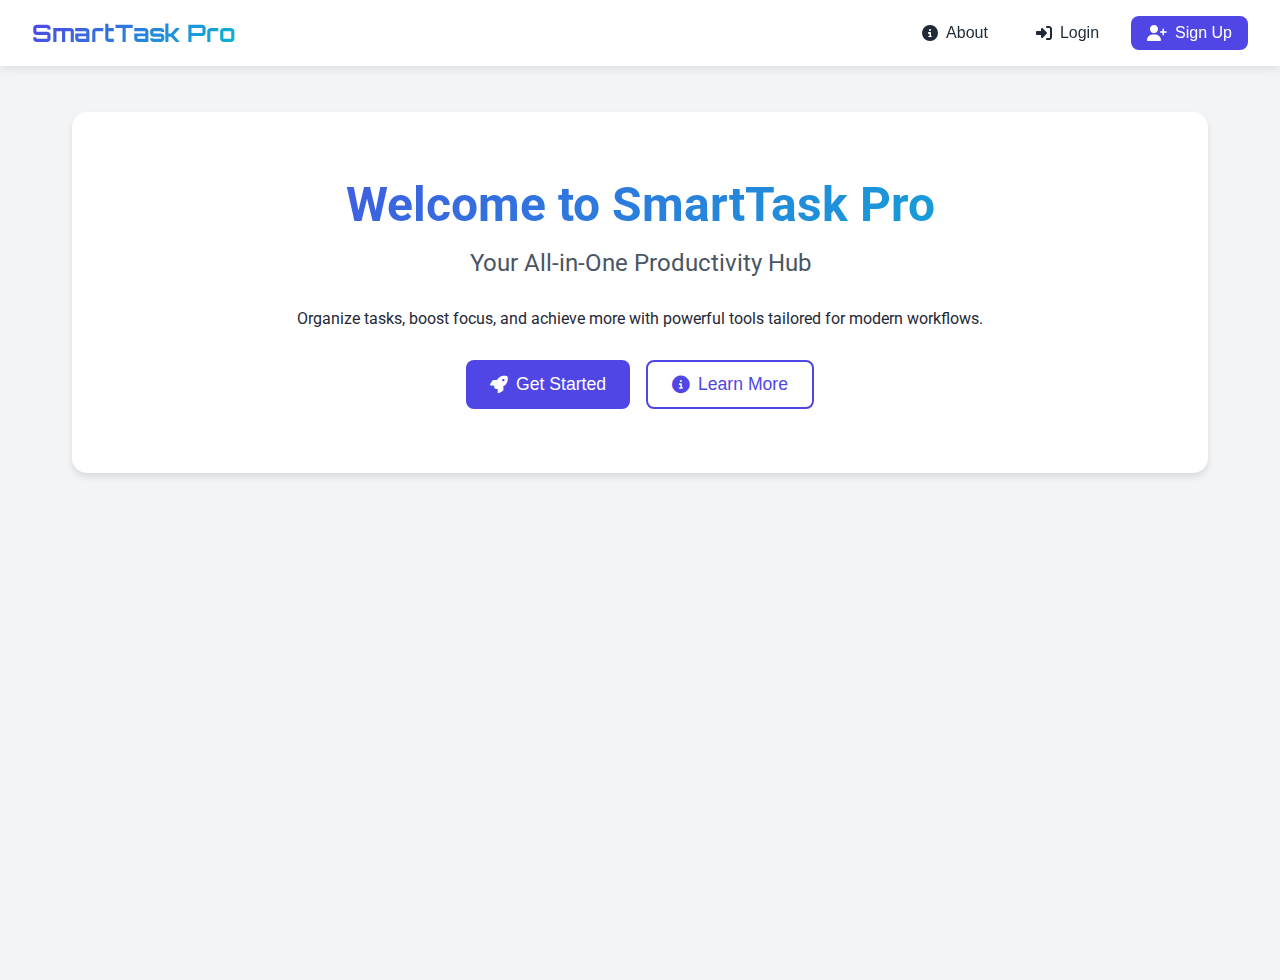
<file: index.html>
<!DOCTYPE html>
<html lang="en">
<head>
    <meta charset="UTF-8">
    <meta name="viewport" content="width=device-width, initial-scale=1.0">
    <title>SmartTask Pro - Your Productivity Hub</title>
    
    <!-- Google Fonts -->
    <link href="https://fonts.googleapis.com/css2?family=Orbitron:wght@400;700&family=Roboto:wght@300;400;700&display=swap" rel="stylesheet">
    
    <!-- Font Awesome -->
    <link rel="stylesheet" href="https://cdnjs.cloudflare.com/ajax/libs/font-awesome/6.4.0/css/all.min.css">

    <style>
        :root {
            --primary-color: #4F46E5;
            --secondary-color: #06B6D4;
            --background-color: #F3F4F6;
            --card-background: #FFFFFF;
            --text-color: #1F2937;
            --gradient-1: linear-gradient(135deg, #4F46E5, #06B6D4);
        }

        * {
            margin: 0;
            padding: 0;
            box-sizing: border-box;
        }

        body {
            font-family: 'Roboto', sans-serif;
            background-color: var(--background-color);
            color: var(--text-color);
            min-height: 100vh;
        }

        .header {
            background: var(--card-background);
            padding: 1rem 2rem;
            box-shadow: 0 2px 10px rgba(0, 0, 0, 0.1);
            display: flex;
            justify-content: space-between;
            align-items: center;
            position: fixed;
            top: 0;
            left: 0;
            right: 0;
            z-index: 1000;
        }

        .logo {
            font-family: 'Orbitron', sans-serif;
            font-size: 1.5rem;
            background: var(--gradient-1);
            -webkit-background-clip: text;
            -webkit-text-fill-color: transparent;
        }

        .nav-links {
            display: flex;
            gap: 1rem;
            align-items: center;
        }

        .nav-btn {
            background: transparent;
            color: var(--text-color);
            border: none;
            padding: 0.5rem 1rem;
            border-radius: 8px;
            cursor: pointer;
            display: flex;
            align-items: center;
            gap: 0.5rem;
            transition: all 0.3s;
            font-size: 1rem;
        }

        .nav-btn:hover {
            background: var(--background-color);
            color: var(--primary-color);
        }

        .nav-btn.primary {
            background: var(--primary-color);
            color: white;
        }

        .nav-btn.primary:hover {
            background: var(--secondary-color);
        }

        .nav-btn.secondary {
            background: transparent;
            color: var(--primary-color);
            border: 2px solid var(--primary-color);
        }

        .nav-btn.secondary:hover {
            background: var(--primary-color);
            color: white;
            transform: translateY(-2px);
        }

        .main-content {
            margin-top: 80px;
            padding: 2rem;
            max-width: 1200px;
            margin-left: auto;
            margin-right: auto;
        }

        .hero-section {
            text-align: center;
            padding: 4rem 2rem;
            background: var(--card-background);
            border-radius: 15px;
            margin-bottom: 2rem;
            box-shadow: 0 4px 6px rgba(0, 0, 0, 0.1);
        }

        .hero-title {
            font-size: 3rem;
            margin-bottom: 1rem;
            background: var(--gradient-1);
            -webkit-background-clip: text;
            -webkit-text-fill-color: transparent;
        }

        .hero-subtitle {
            font-size: 1.5rem;
            color: #4B5563;
            margin-bottom: 2rem;
        }

        .cta-buttons {
            display: flex;
            gap: 1rem;
            justify-content: center;
            margin-top: 2rem;
        }

        .cta-btn {
            padding: 0.75rem 1.5rem;
            border-radius: 8px;
            font-size: 1.1rem;
            cursor: pointer;
            transition: all 0.3s;
            display: flex;
            align-items: center;
            gap: 0.5rem;
        }

        .cta-btn.primary {
            background: var(--primary-color);
            color: white;
            border: none;
        }

        .cta-btn.primary:hover {
            background: var(--secondary-color);
            transform: translateY(-2px);
        }

        .cta-btn.secondary {
            background: transparent;
            color: var(--primary-color);
            border: 2px solid var(--primary-color);
        }

        .cta-btn.secondary:hover {
            background: var(--primary-color);
            color: white;
            transform: translateY(-2px);
        }

        @media (max-width: 768px) {
            .nav-links {
                gap: 0.5rem;
            }

            .nav-btn {
                padding: 0.5rem;
            }

            .nav-btn span {
                display: none;
            }

            .hero-title {
                font-size: 2rem;
            }

            .hero-subtitle {
                font-size: 1.2rem;
            }

            .cta-buttons {
                flex-direction: column;
                align-items: stretch;
            }
        }
    </style>
</head>
<body>
    <header class="header">
        <h1 class="logo">SmartTask Pro</h1>
        <nav class="nav-links">
            <button onclick="window.location.href='about.html'" class="nav-btn">
                <i class="fas fa-info-circle"></i>
                <span>About</span>
            </button>
            <button onclick="showLoginForm()" class="nav-btn">
                <i class="fas fa-sign-in-alt"></i>
                <span>Login</span>
            </button>
            <button onclick="showSignupForm()" class="nav-btn primary">
                <i class="fas fa-user-plus"></i>
                <span>Sign Up</span>
            </button>
        </nav>
    </header>

    <main class="main-content">
        <section class="hero-section">
            <h1 class="hero-title">Welcome to SmartTask Pro</h1>
            <p class="hero-subtitle">Your All-in-One Productivity Hub</p>
            <p>Organize tasks, boost focus, and achieve more with powerful tools tailored for modern workflows.</p>
            <div class="cta-buttons">
                <button onclick="showSignupForm()" class="cta-btn primary">
                    <i class="fas fa-rocket"></i>
                    Get Started
                </button>
                <button onclick="window.location.href='about.html'" class="cta-btn secondary">
                    <i class="fas fa-info-circle"></i>
                    Learn More
                </button>
            </div>
        </section>
    </main>

    <script>
        function showLoginForm() {
            // Implement login form display logic
            window.location.href = 'signin.html';
        }

        function showSignupForm() {
            // Implement signup form display logic
            window.location.href = 'signup.html';
        }
    </script>
</body>
</html>
</file>
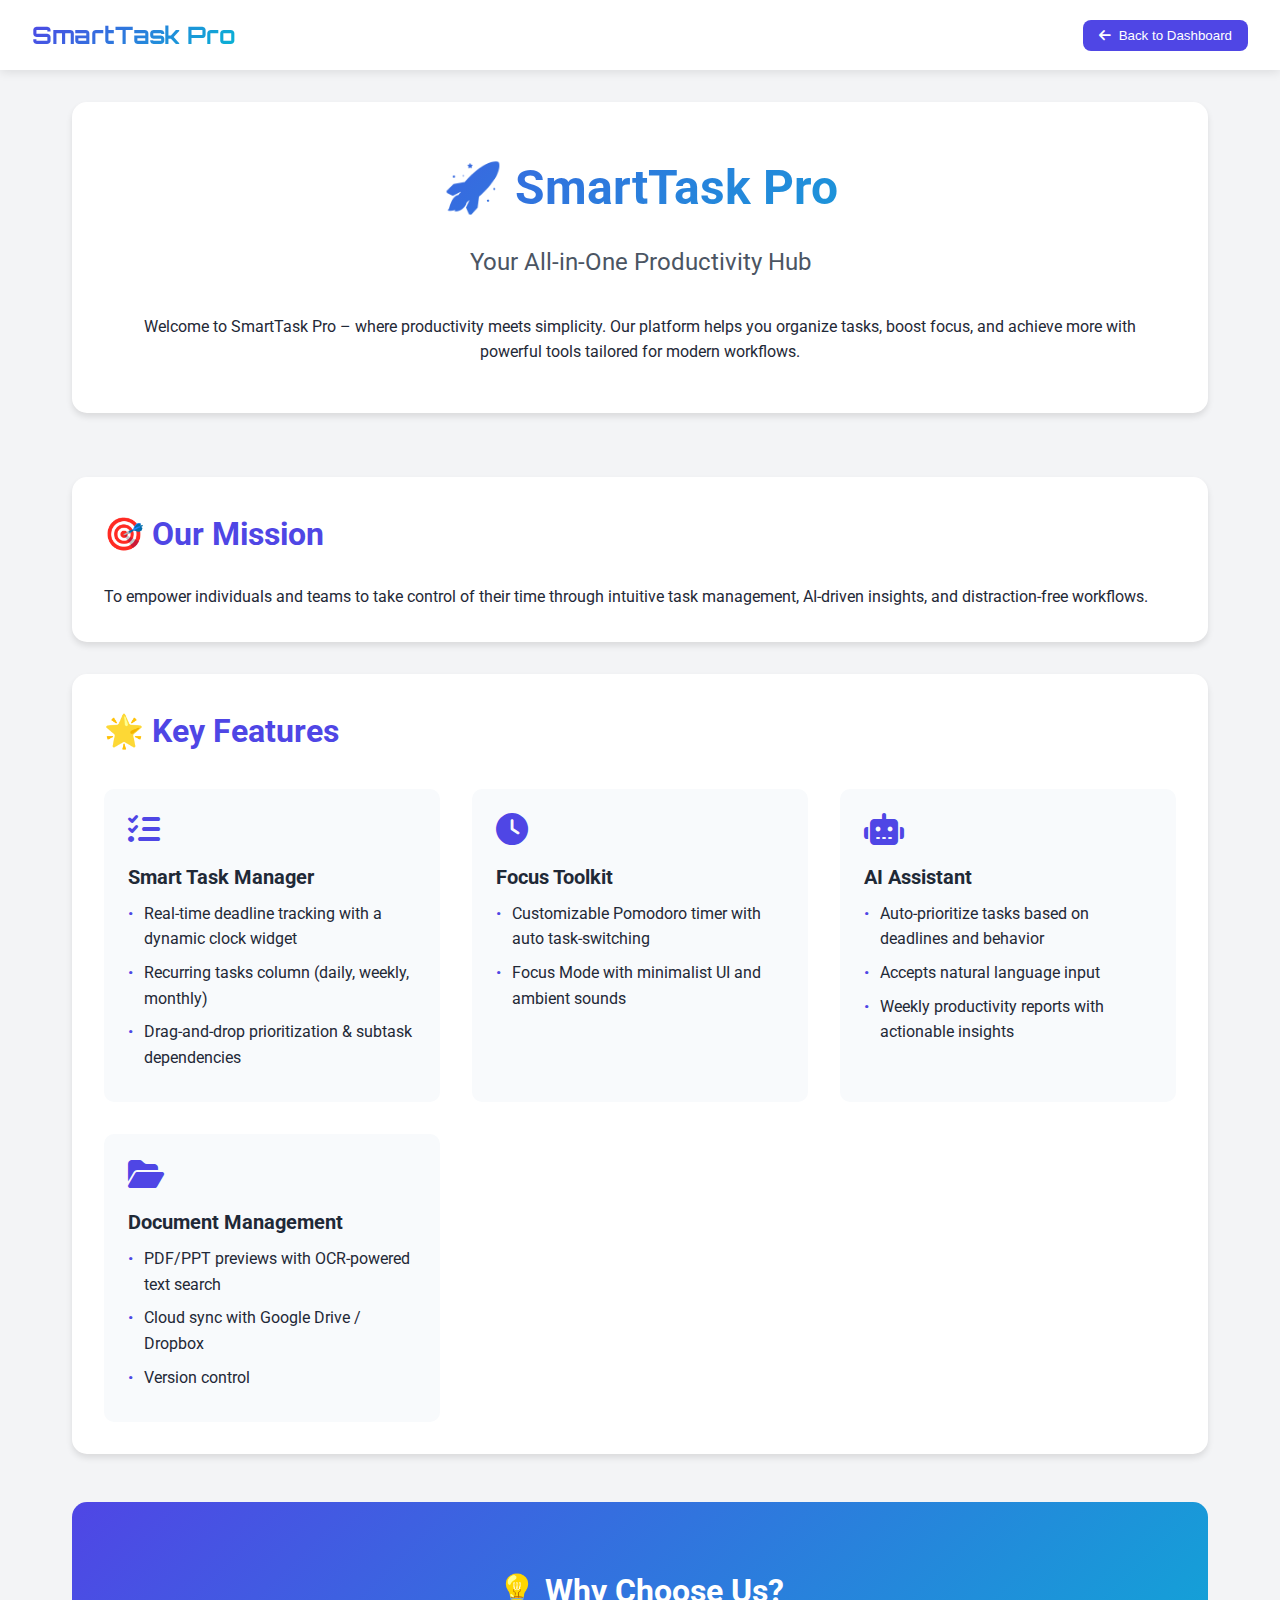
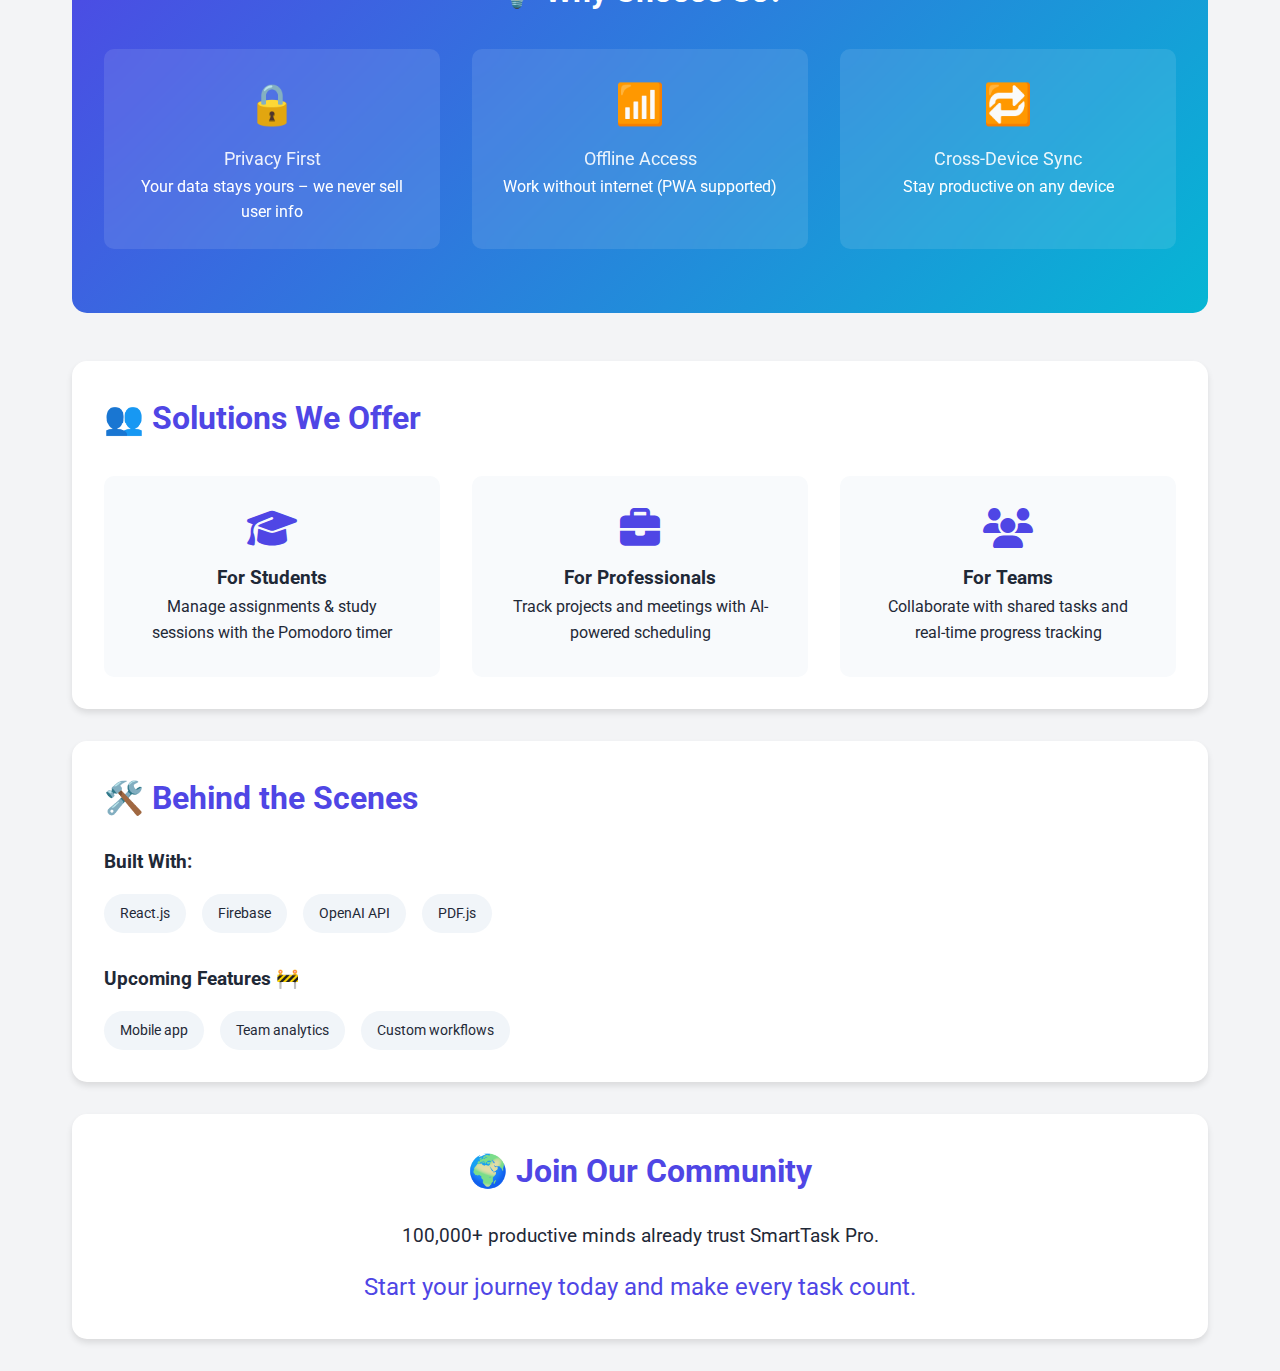
<file: about.html>
<!DOCTYPE html>
<html lang="en">
<head>
    <meta charset="UTF-8">
    <meta name="viewport" content="width=device-width, initial-scale=1.0">
    <title>About - SmartTask Pro</title>
    
    <!-- Google Fonts -->
    <link href="https://fonts.googleapis.com/css2?family=Orbitron:wght@400;700&family=Roboto:wght@300;400;700&display=swap" rel="stylesheet">
    
    <!-- Font Awesome -->
    <link rel="stylesheet" href="https://cdnjs.cloudflare.com/ajax/libs/font-awesome/6.4.0/css/all.min.css">

    <style>
        :root {
            --primary-color: #4F46E5;
            --secondary-color: #06B6D4;
            --background-color: #F3F4F6;
            --card-background: #FFFFFF;
            --text-color: #1F2937;
            --gradient-1: linear-gradient(135deg, #4F46E5, #06B6D4);
        }

        * {
            margin: 0;
            padding: 0;
            box-sizing: border-box;
        }

        body {
            font-family: 'Roboto', sans-serif;
            background-color: var(--background-color);
            color: var(--text-color);
            line-height: 1.6;
        }

        .header {
            background: var(--card-background);
            padding: 1rem 2rem;
            box-shadow: 0 2px 10px rgba(0, 0, 0, 0.1);
            display: flex;
            justify-content: space-between;
            align-items: center;
        }

        .logo {
            font-family: 'Orbitron', sans-serif;
            font-size: 1.5rem;
            background: var(--gradient-1);
            -webkit-background-clip: text;
            -webkit-text-fill-color: transparent;
        }

        .back-btn {
            background: var(--primary-color);
            color: white;
            border: none;
            padding: 0.5rem 1rem;
            border-radius: 8px;
            cursor: pointer;
            display: flex;
            align-items: center;
            gap: 0.5rem;
            transition: all 0.3s;
        }

        .back-btn:hover {
            background: var(--secondary-color);
        }

        .main-content {
            max-width: 1200px;
            margin: 2rem auto;
            padding: 0 2rem;
        }

        .hero-section {
            text-align: center;
            margin-bottom: 4rem;
            padding: 3rem;
            background: var(--card-background);
            border-radius: 15px;
            box-shadow: 0 4px 6px rgba(0, 0, 0, 0.1);
        }

        .hero-title {
            font-size: 3rem;
            margin-bottom: 1rem;
            background: var(--gradient-1);
            -webkit-background-clip: text;
            -webkit-text-fill-color: transparent;
        }

        .hero-subtitle {
            font-size: 1.5rem;
            color: #4B5563;
            margin-bottom: 2rem;
        }

        .section {
            background: var(--card-background);
            padding: 2rem;
            border-radius: 15px;
            margin-bottom: 2rem;
            box-shadow: 0 4px 6px rgba(0, 0, 0, 0.1);
        }

        .section-title {
            font-size: 2rem;
            margin-bottom: 1.5rem;
            color: var(--primary-color);
        }

        .feature-grid {
            display: grid;
            grid-template-columns: repeat(auto-fit, minmax(300px, 1fr));
            gap: 2rem;
            margin-top: 2rem;
        }

        .feature-card {
            background: #f8fafc;
            padding: 1.5rem;
            border-radius: 10px;
            transition: transform 0.3s;
        }

        .feature-card:hover {
            transform: translateY(-5px);
        }

        .feature-icon {
            font-size: 2rem;
            color: var(--primary-color);
            margin-bottom: 1rem;
        }

        .feature-title {
            font-size: 1.25rem;
            margin-bottom: 0.5rem;
            color: var(--text-color);
        }

        .feature-list {
            list-style: none;
            margin-left: 1rem;
        }

        .feature-list li {
            margin-bottom: 0.5rem;
            position: relative;
        }

        .feature-list li::before {
            content: "•";
            color: var(--primary-color);
            position: absolute;
            left: -1rem;
        }

        .stats-section {
            text-align: center;
            padding: 4rem 2rem;
            background: var(--gradient-1);
            color: white;
            border-radius: 15px;
            margin: 3rem 0;
        }

        .stats-grid {
            display: grid;
            grid-template-columns: repeat(auto-fit, minmax(200px, 1fr));
            gap: 2rem;
            margin-top: 2rem;
        }

        .stat-card {
            padding: 1.5rem;
            background: rgba(255, 255, 255, 0.1);
            border-radius: 10px;
            backdrop-filter: blur(10px);
        }

        .stat-number {
            font-size: 2.5rem;
            font-weight: bold;
            margin-bottom: 0.5rem;
        }

        .stat-label {
            font-size: 1.1rem;
            opacity: 0.9;
        }

        .solutions-grid {
            display: grid;
            grid-template-columns: repeat(auto-fit, minmax(250px, 1fr));
            gap: 2rem;
            margin-top: 2rem;
        }

        .solution-card {
            background: #f8fafc;
            padding: 2rem;
            border-radius: 10px;
            text-align: center;
        }

        .solution-icon {
            font-size: 2.5rem;
            color: var(--primary-color);
            margin-bottom: 1rem;
        }

        .tech-stack {
            display: flex;
            flex-wrap: wrap;
            gap: 1rem;
            margin-top: 1rem;
        }

        .tech-badge {
            background: #f1f5f9;
            padding: 0.5rem 1rem;
            border-radius: 20px;
            font-size: 0.9rem;
            color: var(--text-color);
        }

        @media (max-width: 768px) {
            .hero-title {
                font-size: 2rem;
            }

            .hero-subtitle {
                font-size: 1.2rem;
            }

            .section-title {
                font-size: 1.5rem;
            }

            .main-content {
                padding: 0 1rem;
            }
        }
    </style>
</head>
<body>
    <header class="header">
        <h1 class="logo">SmartTask Pro</h1>
        <button onclick="window.location.href='dashboard.html'" class="back-btn">
            <i class="fas fa-arrow-left"></i>
            Back to Dashboard
        </button>
    </header>

    <main class="main-content">
        <section class="hero-section">
            <h1 class="hero-title">🚀 SmartTask Pro</h1>
            <p class="hero-subtitle">Your All-in-One Productivity Hub</p>
            <p>Welcome to SmartTask Pro – where productivity meets simplicity. Our platform helps you organize tasks, boost focus, and achieve more with powerful tools tailored for modern workflows.</p>
        </section>

        <section class="section">
            <h2 class="section-title">🎯 Our Mission</h2>
            <p>To empower individuals and teams to take control of their time through intuitive task management, AI-driven insights, and distraction-free workflows.</p>
        </section>

        <section class="section">
            <h2 class="section-title">🌟 Key Features</h2>
            <div class="feature-grid">
                <div class="feature-card">
                    <i class="fas fa-tasks feature-icon"></i>
                    <h3 class="feature-title">Smart Task Manager</h3>
                    <ul class="feature-list">
                        <li>Real-time deadline tracking with a dynamic clock widget</li>
                        <li>Recurring tasks column (daily, weekly, monthly)</li>
                        <li>Drag-and-drop prioritization & subtask dependencies</li>
                    </ul>
                </div>

                <div class="feature-card">
                    <i class="fas fa-clock feature-icon"></i>
                    <h3 class="feature-title">Focus Toolkit</h3>
                    <ul class="feature-list">
                        <li>Customizable Pomodoro timer with auto task-switching</li>
                        <li>Focus Mode with minimalist UI and ambient sounds</li>
                    </ul>
                </div>

                <div class="feature-card">
                    <i class="fas fa-robot feature-icon"></i>
                    <h3 class="feature-title">AI Assistant</h3>
                    <ul class="feature-list">
                        <li>Auto-prioritize tasks based on deadlines and behavior</li>
                        <li>Accepts natural language input</li>
                        <li>Weekly productivity reports with actionable insights</li>
                    </ul>
                </div>

                <div class="feature-card">
                    <i class="fas fa-folder-open feature-icon"></i>
                    <h3 class="feature-title">Document Management</h3>
                    <ul class="feature-list">
                        <li>PDF/PPT previews with OCR-powered text search</li>
                        <li>Cloud sync with Google Drive / Dropbox</li>
                        <li>Version control</li>
                    </ul>
                </div>
            </div>
        </section>

        <section class="stats-section">
            <h2 class="section-title" style="color: white;">💡 Why Choose Us?</h2>
            <div class="stats-grid">
                <div class="stat-card">
                    <div class="stat-number">🔒</div>
                    <div class="stat-label">Privacy First</div>
                    <p>Your data stays yours – we never sell user info</p>
                </div>
                <div class="stat-card">
                    <div class="stat-number">📶</div>
                    <div class="stat-label">Offline Access</div>
                    <p>Work without internet (PWA supported)</p>
                </div>
                <div class="stat-card">
                    <div class="stat-number">🔁</div>
                    <div class="stat-label">Cross-Device Sync</div>
                    <p>Stay productive on any device</p>
                </div>
            </div>
        </section>

        <section class="section">
            <h2 class="section-title">👥 Solutions We Offer</h2>
            <div class="solutions-grid">
                <div class="solution-card">
                    <i class="fas fa-graduation-cap solution-icon"></i>
                    <h3>For Students</h3>
                    <p>Manage assignments & study sessions with the Pomodoro timer</p>
                </div>
                <div class="solution-card">
                    <i class="fas fa-briefcase solution-icon"></i>
                    <h3>For Professionals</h3>
                    <p>Track projects and meetings with AI-powered scheduling</p>
                </div>
                <div class="solution-card">
                    <i class="fas fa-users solution-icon"></i>
                    <h3>For Teams</h3>
                    <p>Collaborate with shared tasks and real-time progress tracking</p>
                </div>
            </div>
        </section>

        <section class="section">
            <h2 class="section-title">🛠️ Behind the Scenes</h2>
            <h3>Built With:</h3>
            <div class="tech-stack">
                <span class="tech-badge">React.js</span>
                <span class="tech-badge">Firebase</span>
                <span class="tech-badge">OpenAI API</span>
                <span class="tech-badge">PDF.js</span>
            </div>
            <h3 style="margin-top: 2rem;">Upcoming Features 🚧</h3>
            <div class="tech-stack">
                <span class="tech-badge">Mobile app</span>
                <span class="tech-badge">Team analytics</span>
                <span class="tech-badge">Custom workflows</span>
            </div>
        </section>

        <section class="section" style="text-align: center;">
            <h2 class="section-title">🌍 Join Our Community</h2>
            <p style="font-size: 1.2rem; margin-bottom: 1rem;">100,000+ productive minds already trust SmartTask Pro.</p>
            <p style="font-size: 1.5rem; color: var(--primary-color);">Start your journey today and make every task count.</p>
        </section>
    </main>
</body>
</html>
</file>
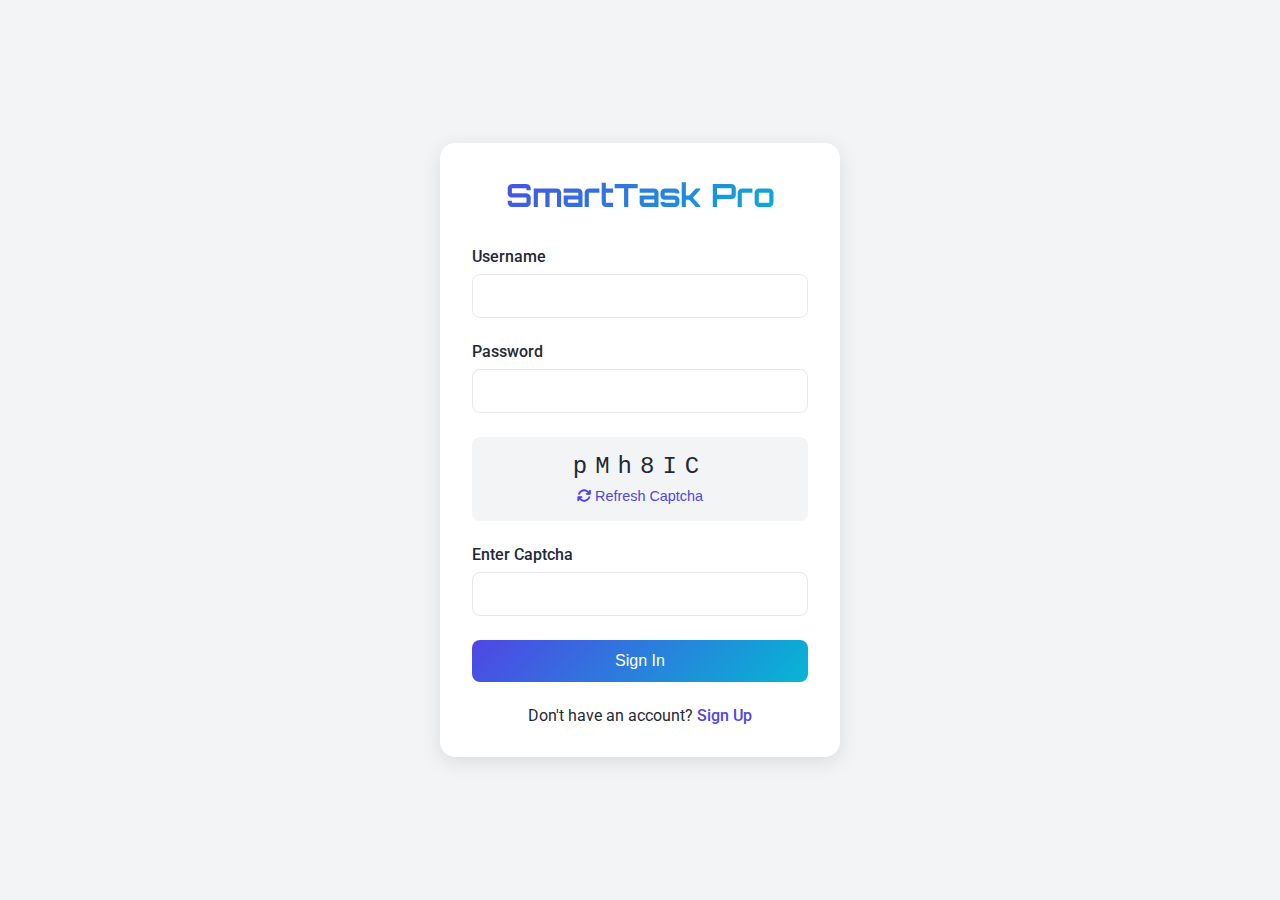
<file: dashboard.html>
<!DOCTYPE html>
<html lang="en">
<head>
    <meta charset="UTF-8">
    <meta name="viewport" content="width=device-width, initial-scale=1.0">
    <title>SmartTask Pro Dashboard</title>
    
    <!-- Google Fonts -->
    <link href="https://fonts.googleapis.com/css2?family=Orbitron:wght@400;700&family=Roboto:wght@300;400;700&display=swap" rel="stylesheet">
    
    <!-- Font Awesome -->
    <link rel="stylesheet" href="https://cdnjs.cloudflare.com/ajax/libs/font-awesome/6.4.0/css/all.min.css">
    
    <style>
        :root {
            --primary-color: #4F46E5;
            --secondary-color: #06B6D4;
            --background-color: #F3F4F6;
            --card-background: #FFFFFF;
            --text-color: #1F2937;
            --gradient-1: linear-gradient(135deg, #4F46E5, #06B6D4);
        }

        * {
            margin: 0;
            padding: 0;
            box-sizing: border-box;
        }

        body {
            font-family: 'Roboto', sans-serif;
            background-color: var(--background-color);
            color: var(--text-color);
            min-height: 100vh;
        }

        /* Header Styles */
        .header {
            background: var(--card-background);
            padding: 1rem 2rem;
            box-shadow: 0 2px 10px rgba(0, 0, 0, 0.1);
            display: flex;
            justify-content: space-between;
            align-items: center;
        }

        .logo {
            font-family: 'Orbitron', sans-serif;
            font-size: 1.5rem;
            background: var(--gradient-1);
            -webkit-background-clip: text;
            -webkit-text-fill-color: transparent;
        }

        /* Profile Button Styles */
        .profile-btn {
            background: var(--primary-color);
            color: white;
            border: none;
            padding: 0.8rem;
            border-radius: 50%;
            cursor: pointer;
            display: flex;
            align-items: center;
            justify-content: center;
            transition: all 0.3s;
            width: 40px;
            height: 40px;
        }

        .profile-btn i {
            font-size: 1.2rem;
        }

        .profile-btn:hover {
            background: var(--secondary-color);
            transform: translateY(-2px);
        }

        /* Profile Modal Styles */
        .profile-modal {
            display: none;
            position: fixed;
            top: 70px;
            right: 20px;
            background: var(--card-background);
            padding: 1.5rem;
            border-radius: 12px;
            box-shadow: 0 5px 20px rgba(0, 0, 0, 0.15);
            min-width: 300px;
            z-index: 1000;
            animation: slideIn 0.3s ease-out;
        }

        @keyframes slideIn {
            from {
                opacity: 0;
                transform: translateY(-10px);
            }
            to {
                opacity: 1;
                transform: translateY(0);
            }
        }

        .profile-modal h3 {
            margin-bottom: 1.5rem;
            color: var(--primary-color);
            font-size: 1.2rem;
            border-bottom: 2px solid var(--secondary-color);
            padding-bottom: 0.5rem;
        }

        .profile-info {
            margin-bottom: 1rem;
            padding: 0.5rem;
            border-radius: 8px;
            background: var(--background-color);
        }

        .profile-info label {
            font-weight: 500;
            display: block;
            margin-bottom: 0.25rem;
            color: var(--text-color);
            font-size: 0.9rem;
        }

        .profile-info span {
            color: var(--text-color);
            font-size: 1rem;
            display: block;
        }

        /* Main Content Styles */
        .main-content {
            padding: 2rem;
        }

        .features-grid {
            display: grid;
            grid-template-columns: repeat(2, 1fr);
            gap: 2rem;
            max-width: 1200px;
            margin: 0 auto;
        }

        .feature-card {
            background: var(--card-background);
            padding: 2rem;
            border-radius: 15px;
            box-shadow: 0 5px 15px rgba(0, 0, 0, 0.1);
            text-align: center;
            transition: transform 0.3s;
            cursor: pointer;
        }

        .feature-card:hover {
            transform: translateY(-5px);
        }

        .feature-icon {
            font-size: 2.5rem;
            margin-bottom: 1rem;
            color: var(--primary-color);
        }

        .feature-title {
            font-size: 1.25rem;
            margin-bottom: 0.5rem;
            color: var(--text-color);
        }

        .feature-description {
            color: var(--text-color);
            opacity: 0.8;
            font-size: 0.9rem;
        }

        /* Responsive Design */
        @media (max-width: 768px) {
            .features-grid {
                grid-template-columns: 1fr;
            }
        }
    </style>
</head>
<body>
    <!-- Header -->
    <header class="header">
        <h1 class="logo">SmartTask Pro</h1>
        <div class="user-info">
            <button class="profile-btn" onclick="toggleProfile()">
                <i class="fas fa-user"></i>
            </button>
        </div>
    </header>

    <!-- Profile Modal -->
    <div class="profile-modal" id="profileModal">
        <h3>Profile Information</h3>
        <div class="profile-info">
            <label>Username</label>
            <span id="profileUsername"></span>
        </div>
        <div class="profile-info">
            <label>Account Created</label>
            <span id="profileCreated"></span>
        </div>
        <div class="profile-info">
            <label>Account Age</label>
            <span id="accountAge"></span>
        </div>
    </div>

    <!-- Main Content -->
    <main class="main-content">
        <div class="features-grid">
            <!-- To-Do List -->
            <div class="feature-card" onclick="window.location.href='todo.html'">
                <div class="feature-icon">
                    <i class="fas fa-list-check"></i>
                </div>
                <h3 class="feature-title">Smart To-Do List</h3>
                <p class="feature-description">
                    Dynamic task management with AI-powered prioritization and progress tracking
                </p>
            </div>

            <!-- Pomodoro Timer -->
            <div class="feature-card" onclick="window.location.href='pomodoro.html'">
                <div class="feature-icon">
                    <i class="fas fa-clock"></i>
                </div>
                <h3 class="feature-title">Pomodoro Timer</h3>
                <p class="feature-description">
                    Customizable work intervals with productivity analytics
                </p>
            </div>

            <!-- AI Assistant -->
            <div class="feature-card" onclick="window.location.href='ai-assistant.html'">
                <div class="feature-icon">
                    <i class="fas fa-robot"></i>
                </div>
                <h3 class="feature-title">AI Assistant</h3>
                <p class="feature-description">
                    Smart scheduling and natural language task creation
                </p>
            </div>

                        <!-- PDF/PPT Manager -->            <div class="feature-card" onclick="window.location.href='document-manager.html'">                <div class="feature-icon">                    <i class="fas fa-file-pdf"></i>                </div>                <h3 class="feature-title">Document Manager</h3>                <p class="feature-description">                    Integrated PDF/PPT management with OCR search                </p>            </div>
        </div>
    </main>

    <script>
        // Check if user is logged in and update profile information
        document.addEventListener('DOMContentLoaded', function() {
            // Get user data from localStorage
            const users = JSON.parse(localStorage.getItem('users') || '{}');
            const currentUser = JSON.parse(localStorage.getItem('currentUser'));
            
            if (!currentUser) {
                window.location.href = 'signin.html';
                return;
            }

            const username = currentUser.username;
            const userData = users[username];

            if (!userData) {
                console.error('User data not found');
                return;
            }

            // Format the creation date nicely
            const createdDate = new Date(userData.createdAt);
            const formattedCreationDate = createdDate.toLocaleString('en-US', {
                weekday: 'long',
                year: 'numeric',
                month: 'long',
                day: 'numeric',
                hour: '2-digit',
                minute: '2-digit'
            });

            // Calculate account age
            const now = new Date();
            const ageInMilliseconds = now - createdDate;
            const days = Math.floor(ageInMilliseconds / (1000 * 60 * 60 * 24));
            const hours = Math.floor((ageInMilliseconds % (1000 * 60 * 60 * 24)) / (1000 * 60 * 60));
            const minutes = Math.floor((ageInMilliseconds % (1000 * 60 * 60)) / (1000 * 60));

            // Format current date
            const currentDate = now.toLocaleString('en-US', {
                weekday: 'long',
                year: 'numeric',
                month: 'long',
                day: 'numeric',
                hour: '2-digit',
                minute: '2-digit'
            });

            // Update profile information
            document.getElementById('profileUsername').textContent = username;
            document.getElementById('profileCreated').textContent = formattedCreationDate;
            document.getElementById('accountAge').textContent = 
                `${days} days, ${hours} hours, ${minutes} minutes (as of ${currentDate})`;
        });

        // Toggle profile modal
        function toggleProfile() {
            const modal = document.getElementById('profileModal');
            if (modal.style.display === 'block') {
                modal.style.display = 'none';
            } else {
                modal.style.display = 'block';
                
                // Update the account age in real-time
                const users = JSON.parse(localStorage.getItem('users') || '{}');
                const currentUser = JSON.parse(localStorage.getItem('currentUser'));
                const userData = users[currentUser.username];
                
                const createdDate = new Date(userData.createdAt);
                const now = new Date();
                const ageInMilliseconds = now - createdDate;
                const days = Math.floor(ageInMilliseconds / (1000 * 60 * 60 * 24));
                const hours = Math.floor((ageInMilliseconds % (1000 * 60 * 60 * 24)) / (1000 * 60 * 60));
                const minutes = Math.floor((ageInMilliseconds % (1000 * 60 * 60)) / (1000 * 60));
                
                const currentDate = now.toLocaleString('en-US', {
                    weekday: 'long',
                    year: 'numeric',
                    month: 'long',
                    day: 'numeric',
                    hour: '2-digit',
                    minute: '2-digit'
                });
                
                document.getElementById('accountAge').textContent = 
                    `${days} days, ${hours} hours, ${minutes} minutes (as of ${currentDate})`;
            }
        }

        // Close profile modal when clicking outside
        document.addEventListener('click', function(event) {
            const modal = document.getElementById('profileModal');
            const profileBtn = document.querySelector('.profile-btn');
            
            if (!modal.contains(event.target) && !profileBtn.contains(event.target)) {
                modal.style.display = 'none';
            }
        });
    </script>
</body>
</html>
</file>
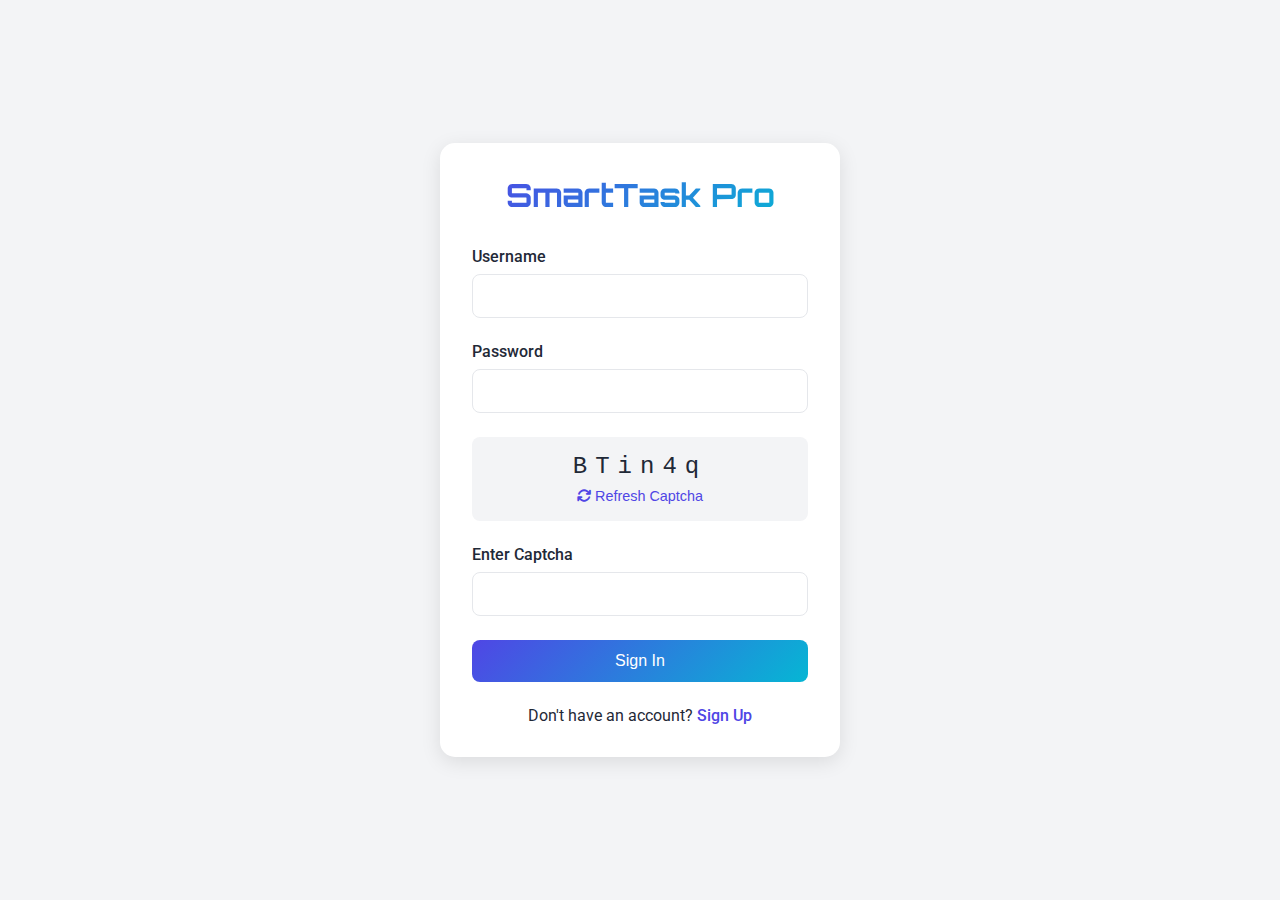
<file: signin.html>
<!DOCTYPE html>
<html lang="en">
<head>
    <meta charset="UTF-8">
    <meta name="viewport" content="width=device-width, initial-scale=1.0">
    <title>Sign In - SmartTask Pro</title>
    
    <!-- Google Fonts -->
    <link href="https://fonts.googleapis.com/css2?family=Orbitron:wght@400;700&family=Roboto:wght@300;400;700&display=swap" rel="stylesheet">
    
    <!-- Font Awesome -->
    <link rel="stylesheet" href="https://cdnjs.cloudflare.com/ajax/libs/font-awesome/6.4.0/css/all.min.css">
    
    <style>
        :root {
            --primary-color: #4F46E5;
            --secondary-color: #06B6D4;
            --background-color: #F3F4F6;
            --card-background: #FFFFFF;
            --text-color: #1F2937;
            --error-color: #EF4444;
            --success-color: #10B981;
            --gradient-1: linear-gradient(135deg, #4F46E5, #06B6D4);
        }

        * {
            margin: 0;
            padding: 0;
            box-sizing: border-box;
        }

        body {
            font-family: 'Roboto', sans-serif;
            background: var(--background-color);
            min-height: 100vh;
            display: flex;
            justify-content: center;
            align-items: center;
            padding: 2rem;
        }

        .signin-container {
            background: var(--card-background);
            padding: 2rem;
            border-radius: 15px;
            box-shadow: 0 5px 20px rgba(0, 0, 0, 0.1);
            width: 100%;
            max-width: 400px;
        }

        .logo {
            font-family: 'Orbitron', sans-serif;
            font-size: 2rem;
            text-align: center;
            margin-bottom: 2rem;
            background: var(--gradient-1);
            -webkit-background-clip: text;
            -webkit-text-fill-color: transparent;
        }

        .form-group {
            margin-bottom: 1.5rem;
        }

        .form-group label {
            display: block;
            margin-bottom: 0.5rem;
            color: var(--text-color);
            font-weight: 500;
        }

        .form-group input {
            width: 100%;
            padding: 0.75rem;
            border: 1px solid #e5e7eb;
            border-radius: 8px;
            font-size: 1rem;
            transition: border-color 0.3s;
        }

        .form-group input:focus {
            outline: none;
            border-color: var(--primary-color);
        }

        .captcha-container {
            background: #f3f4f6;
            padding: 1rem;
            border-radius: 8px;
            text-align: center;
            margin-bottom: 1.5rem;
        }

        .captcha-text {
            font-family: 'Courier New', monospace;
            font-size: 1.5rem;
            letter-spacing: 0.5rem;
            color: var(--text-color);
            user-select: none;
        }

        .refresh-captcha {
            background: none;
            border: none;
            color: var(--primary-color);
            cursor: pointer;
            margin-top: 0.5rem;
            font-size: 0.9rem;
        }

        .submit-btn {
            width: 100%;
            padding: 0.75rem;
            background: var(--gradient-1);
            color: white;
            border: none;
            border-radius: 8px;
            font-size: 1rem;
            cursor: pointer;
            transition: opacity 0.3s;
        }

        .submit-btn:hover {
            opacity: 0.9;
        }

        .signup-link {
            text-align: center;
            margin-top: 1.5rem;
            color: var(--text-color);
        }

        .signup-link a {
            color: var(--primary-color);
            text-decoration: none;
            font-weight: 500;
        }

        .signup-link a:hover {
            text-decoration: underline;
        }

        .alert {
            padding: 1rem;
            border-radius: 8px;
            margin-bottom: 1rem;
            display: none;
        }

        .alert-error {
            background: #FEE2E2;
            color: var(--error-color);
            border: 1px solid var(--error-color);
        }

        .alert-success {
            background: #D1FAE5;
            color: var(--success-color);
            border: 1px solid var(--success-color);
        }
    </style>
</head>
<body>
    <div class="signin-container">
        <h1 class="logo">SmartTask Pro</h1>
        
        <div class="alert alert-error" id="errorAlert"></div>
        <div class="alert alert-success" id="successAlert"></div>

        <form id="signinForm" onsubmit="handleSignin(event)">
            <div class="form-group">
                <label for="username">Username</label>
                <input type="text" id="username" required>
            </div>

            <div class="form-group">
                <label for="password">Password</label>
                <input type="password" id="password" required>
            </div>

            <div class="captcha-container">
                <div class="captcha-text" id="captchaText"></div>
                <button type="button" class="refresh-captcha" onclick="generateCaptcha()">
                    <i class="fas fa-sync"></i> Refresh Captcha
                </button>
            </div>

            <div class="form-group">
                <label for="captchaInput">Enter Captcha</label>
                <input type="text" id="captchaInput" required>
            </div>

            <button type="submit" class="submit-btn">Sign In</button>
        </form>

        <div class="signup-link">
            Don't have an account? <a href="signup.html">Sign Up</a>
        </div>
    </div>

    <script>
        let captchaValue = '';

        function generateCaptcha() {
            const chars = '0123456789ABCDEFGHIJKLMNOPQRSTUVWXYZabcdefghijklmnopqrstuvwxyz';
            captchaValue = '';
            for (let i = 0; i < 6; i++) {
                captchaValue += chars[Math.floor(Math.random() * chars.length)];
            }
            document.getElementById('captchaText').textContent = captchaValue;
        }

        function showAlert(message, type) {
            const alertElement = document.getElementById(type === 'error' ? 'errorAlert' : 'successAlert');
            alertElement.textContent = message;
            alertElement.style.display = 'block';
            setTimeout(() => {
                alertElement.style.display = 'none';
            }, 3000);
        }

        function handleSignin(event) {
            event.preventDefault();

            const username = document.getElementById('username').value;
            const password = document.getElementById('password').value;
            const captchaInput = document.getElementById('captchaInput').value;

            // Validate captcha
            if (captchaInput !== captchaValue) {
                showAlert('Invalid captcha', 'error');
                generateCaptcha();
                document.getElementById('captchaInput').value = '';
                return;
            }

            // Check credentials
            const users = JSON.parse(localStorage.getItem('users') || '{}');
            const user = users[username];

            if (!user) {
                showAlert('Invalid credentials', 'error');
                return;
            }

            if (user.password !== password) {
                showAlert('Invalid credentials', 'error');
                return;
            }

            // Set current user with original creation date
            localStorage.setItem('currentUser', JSON.stringify({
                username: username,
                createdAt: user.createdAt // Use the original creation date
            }));

            showAlert('Login successful!', 'success');
            setTimeout(() => {
                window.location.href = 'dashboard.html';
            }, 1500);
        }

        // Generate initial captcha
        generateCaptcha();
    </script>
</body>
</html>
</file>
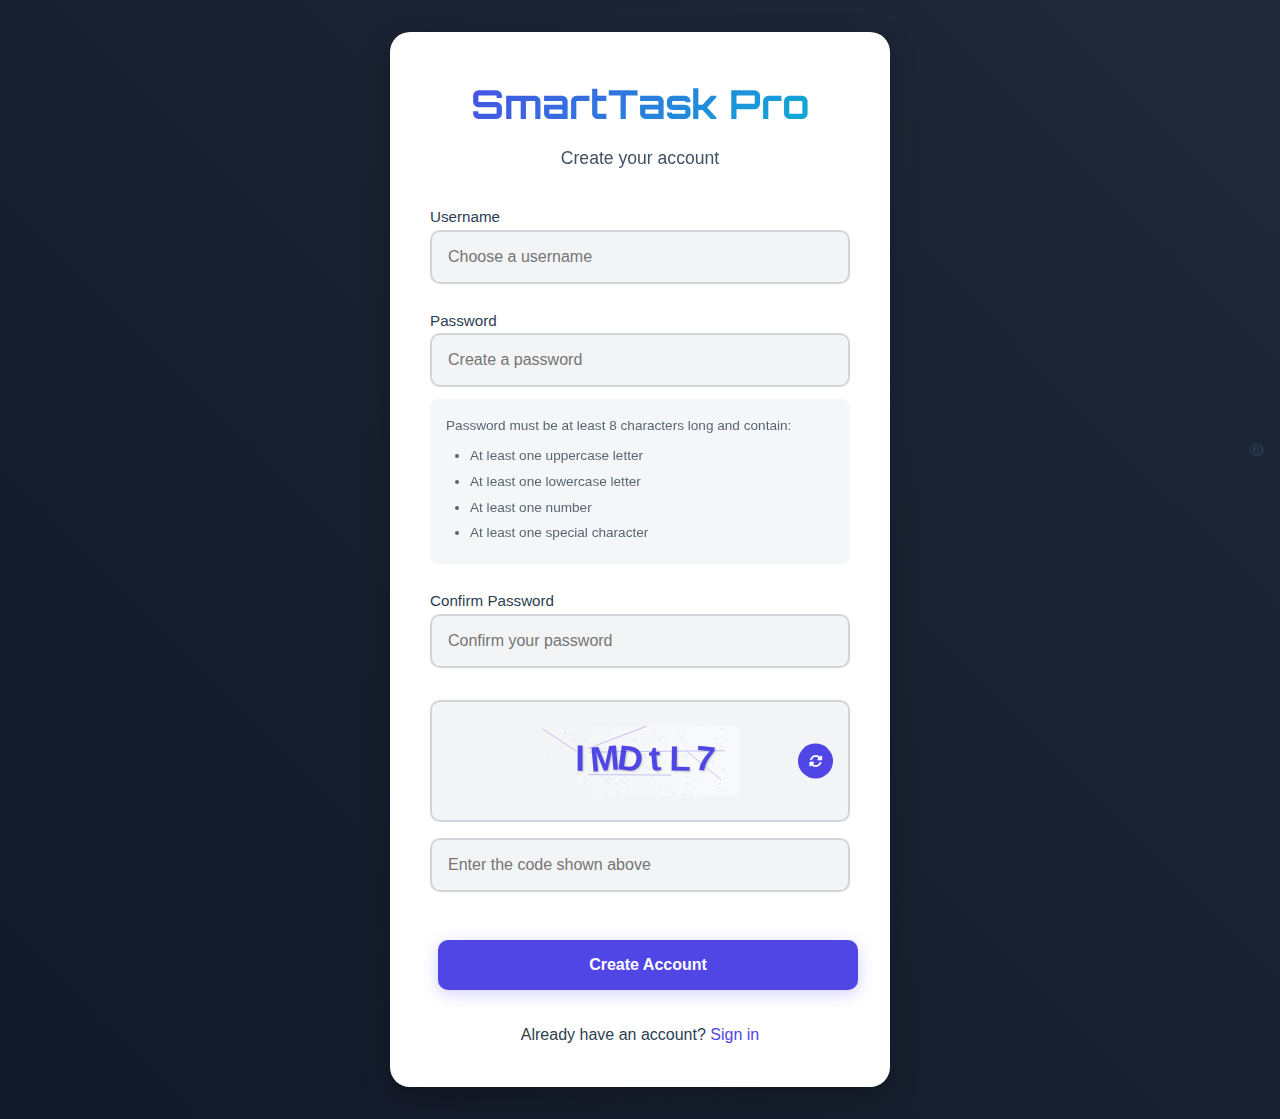
<file: signup.html>
<!DOCTYPE html>
<html lang="en">
<head>
    <meta charset="UTF-8">
    <meta name="viewport" content="width=device-width, initial-scale=1.0">
    <title>Sign Up - SmartTask Pro</title>
    
    <!-- Google Fonts -->
    <link href="https://fonts.googleapis.com/css2?family=Orbitron:wght@400;700&family=Roboto:wght@300;400;700&display=swap" rel="stylesheet">
    
    <!-- Font Awesome -->
    <link rel="stylesheet" href="https://cdnjs.cloudflare.com/ajax/libs/font-awesome/6.4.0/css/all.min.css">
    
    <!-- Custom CSS -->
    <link rel="stylesheet" href="styles.css">
    <style>
        /* Update the CSS variables at the start of your style section */
        :root {
            --primary-color: #4F46E5;  /* Deep indigo */
            --secondary-color: #06B6D4; /* Cyan */
            --background-dark: #111827; /* Dark slate */
            --text-light: #F9FAFB;     /* Almost white */
            --text-dark: #1F2937;      /* Dark gray */
            --error-color: #EF4444;    /* Red */
            --success-color: #10B981;  /* Green */
            --gradient-1: linear-gradient(135deg, #4F46E5, #06B6D4);
            --gradient-2: linear-gradient(45deg, #111827, #1F2937);
            --card-background: #FFFFFF;
            --card-border: #E5E7EB;
            --input-background: #F3F4F6;
            --input-border: #D1D5DB;
        }

        /* Dark Mode Colors */
        [data-theme="dark"] {
            --background-color: var(--background-dark);
            --text-color: var(--text-light);
            --card-background: #1F2937;
            --card-border: #374151;
            --input-background: #374151;
            --input-border: #4B5563;
        }

        /* Light Mode Colors */
        [data-theme="light"] {
            --background-color: #F3F4F6;
            --text-color: var(--text-dark);
            --card-background: #FFFFFF;
            --card-border: #E5E7EB;
            --input-background: #F9FAFB;
            --input-border: #D1D5DB;
        }

        .signup-container {
            min-height: 100vh;
            display: flex;
            align-items: center;
            justify-content: center;
            background: var(--gradient-2);
            padding: 2rem;
        }

        .signup-box {
            background: var(--card-background);
            padding: 2.5rem;
            border-radius: 20px;
            box-shadow: 0 10px 30px rgba(0, 0, 0, 0.2);
            width: 100%;
            max-width: 500px;
        }

        .signup-logo {
            text-align: center;
            margin-bottom: 2rem;
        }

        .signup-logo h1 {
            font-family: 'Orbitron', sans-serif;
            font-size: 2.5rem;
            background: var(--gradient-1);
            -webkit-background-clip: text;
            -webkit-text-fill-color: transparent;
            margin-bottom: 0.5rem;
        }

        .signup-logo p {
            color: var(--text-color);
            font-size: 1.1rem;
            opacity: 0.9;
        }

        .form-group {
            margin-bottom: 1.5rem;
        }

        .form-group label {
            color: var(--text-color);
            font-weight: 500;
            font-size: 0.95rem;
            margin-bottom: 0.5rem;
        }

        .form-group input {
            width: 100%;
            padding: 1rem;
            border: 2px solid var(--input-border);
            border-radius: 10px;
            background: var(--input-background);
            color: var(--text-color);
            font-size: 1rem;
            transition: all 0.3s;
        }

        .form-group input:focus {
            border-color: var(--primary-color);
            box-shadow: 0 0 0 3px rgba(79, 70, 229, 0.2);
            outline: none;
        }

        .captcha-container {
            margin: 2rem 0;
        }

        .captcha-box {
            background: var(--input-background);
            padding: 1.5rem;
            border-radius: 10px;
            border: 2px solid var(--input-border);
            margin-bottom: 1rem;
            position: relative;
        }

        #captcha-canvas {
            display: block;
            margin: 0 auto;
            background: white;
            border-radius: 8px;
        }

        .refresh-captcha {
            position: absolute;
            top: 50%;
            right: 15px;
            transform: translateY(-50%);
            background: var(--primary-color);
            border: none;
            color: white;
            width: 35px;
            height: 35px;
            border-radius: 50%;
            cursor: pointer;
            display: flex;
            align-items: center;
            justify-content: center;
            transition: all 0.3s;
        }

        .refresh-captcha:hover {
            background: var(--secondary-color);
            transform: translateY(-50%) rotate(180deg);
        }

        .error-message {
            color: var(--error-color);
            font-size: 0.9rem;
            margin-top: 0.5rem;
            display: none;
        }

        .password-requirements {
            font-size: 0.85rem;
            color: var(--text-color);
            opacity: 0.8;
            margin-top: 0.75rem;
            background: var(--input-background);
            padding: 1rem;
            border-radius: 8px;
        }

        .password-requirements ul {
            margin-top: 0.5rem;
            padding-left: 1.5rem;
        }

        .password-requirements li {
            margin: 0.25rem 0;
        }

        .show-password {
            position: absolute;
            right: 1rem;
            top: 50%;
            transform: translateY(-50%);
            background: none;
            border: none;
            color: var(--text-color);
            cursor: pointer;
            opacity: 0.7;
            transition: opacity 0.3s;
        }

        .show-password:hover {
            opacity: 1;
        }

        .cta-button.primary {
            background: var(--primary-color);
            color: white;
            padding: 1rem 2rem;
            border-radius: 10px;
            border: none;
            font-size: 1rem;
            font-weight: 600;
            width: 100%;
            cursor: pointer;
            transition: all 0.3s;
            margin-top: 1rem;
        }

        .cta-button.primary:hover {
            background: var(--secondary-color);
            transform: translateY(-2px);
            box-shadow: 0 5px 15px rgba(6, 182, 212, 0.3);
        }

        .cta-button.primary:active {
            transform: translateY(0);
        }

        /* Add styles for the sign in link */
        .signin-link {
            text-align: center;
            margin-top: 1.5rem;
            color: var(--text-color);
        }

        .signin-link a {
            color: var(--primary-color);
            text-decoration: none;
            font-weight: 500;
            transition: color 0.3s;
        }

        .signin-link a:hover {
            color: var(--secondary-color);
            text-decoration: underline;
        }

        /* Add responsive styles */
        @media (max-width: 640px) {
            .signup-box {
                padding: 1.5rem;
            }

            .signup-logo h1 {
                font-size: 2rem;
            }

            .form-group input {
                padding: 0.875rem;
            }
        }
    </style>
</head>
<body>
    <div class="signup-container">
        <div class="signup-box">
            <div class="signup-logo">
                <h1>SmartTask Pro</h1>
                <p>Create your account</p>
            </div>

            <form id="signup-form" onsubmit="return handleSignup(event)">
                <div class="form-group">
                    <label for="username">Username</label>
                    <input type="text" id="username" required 
                           minlength="3" maxlength="20" 
                           pattern="^[a-zA-Z0-9_-]+$"
                           placeholder="Choose a username">
                    <div class="error-message" id="username-error"></div>
                </div>

                <div class="form-group">
                    <label for="password">Password</label>
                    <div class="password-input-wrapper">
                        <input type="password" id="password" required 
                               minlength="8"
                               placeholder="Create a password">
                        <button type="button" class="show-password" onclick="togglePassword()">
                            <i class="far fa-eye"></i>
                        </button>
                    </div>
                    <div class="password-requirements">
                        Password must be at least 8 characters long and contain:
                        <ul>
                            <li>At least one uppercase letter</li>
                            <li>At least one lowercase letter</li>
                            <li>At least one number</li>
                            <li>At least one special character</li>
                        </ul>
                    </div>
                    <div class="error-message" id="password-error"></div>
                </div>

                <div class="form-group">
                    <label for="confirm-password">Confirm Password</label>
                    <div class="password-input-wrapper">
                        <input type="password" id="confirm-password" required 
                               placeholder="Confirm your password">
                        <button type="button" class="show-password" onclick="toggleConfirmPassword()">
                            <i class="far fa-eye"></i>
                        </button>
                    </div>
                    <div class="error-message" id="confirm-password-error"></div>
                </div>

                <div class="captcha-container">
                    <div class="captcha-box">
                        <canvas id="captcha-canvas" width="200" height="70"></canvas>
                        <button type="button" class="refresh-captcha" onclick="generateCaptcha()">
                            <i class="fas fa-sync-alt"></i>
                        </button>
                    </div>
                    <div class="form-group">
                        <input type="text" id="captcha-input" required 
                               placeholder="Enter the code shown above"
                               autocomplete="off">
                        <div class="error-message" id="captcha-error"></div>
                    </div>
                </div>

                <button type="submit" class="cta-button primary">Create Account</button>
            </form>

            <p class="signin-link">
                Already have an account? <a href="signin.html">Sign in</a>
            </p>
        </div>
    </div>

    <script>
        let captchaText = '';

        // Generate random captcha text
        function generateCaptchaText() {
            const chars = '0123456789ABCDEFGHIJKLMNOPQRSTUVWXYZabcdefghijklmnopqrstuvwxyz';
            let result = '';
            for (let i = 0; i < 6; i++) {
                result += chars.charAt(Math.floor(Math.random() * chars.length));
            }
            return result;
        }

        // Draw captcha on canvas
        function generateCaptcha() {
            const canvas = document.getElementById('captcha-canvas');
            const ctx = canvas.getContext('2d');
            
            captchaText = generateCaptchaText();

            // Clear canvas
            ctx.clearRect(0, 0, canvas.width, canvas.height);

            // Add gradient background
            const gradient = ctx.createLinearGradient(0, 0, canvas.width, 0);
            gradient.addColorStop(0, '#F3F4F6');
            gradient.addColorStop(1, '#F9FAFB');
            ctx.fillStyle = gradient;
            ctx.fillRect(0, 0, canvas.width, canvas.height);

            // Add noise
            for (let i = 0; i < 100; i++) {
                ctx.fillStyle = `rgba(79, 70, 229, ${Math.random() * 0.1})`;
                ctx.fillRect(Math.random() * canvas.width, Math.random() * canvas.height, 2, 2);
            }

            // Draw text with better contrast
            ctx.font = 'bold 35px Arial';
            ctx.textAlign = 'center';
            ctx.textBaseline = 'middle';
            
            // Add rotation and distortion to each character
            let x = 40;
            for (let i = 0; i < captchaText.length; i++) {
                ctx.save();
                ctx.translate(x, canvas.height/2);
                ctx.rotate((Math.random() - 0.5) * 0.4);
                
                // Create a subtle shadow for better contrast
                ctx.shadowColor = 'rgba(0, 0, 0, 0.2)';
                ctx.shadowBlur = 2;
                ctx.shadowOffsetX = 1;
                ctx.shadowOffsetY = 1;
                
                // Use the primary color for text
                ctx.fillStyle = '#4F46E5';
                ctx.fillText(captchaText[i], 0, 0);
                ctx.restore();
                x += 25;
            }

            // Add lines for noise with new color scheme
            for (let i = 0; i < 5; i++) {
                ctx.beginPath();
                ctx.moveTo(Math.random() * canvas.width, Math.random() * canvas.height);
                ctx.lineTo(Math.random() * canvas.width, Math.random() * canvas.height);
                ctx.strokeStyle = `rgba(79, 70, 229, 0.3)`;
                ctx.stroke();
            }
        }

        // Toggle password visibility
        function togglePassword() {
            const passwordInput = document.getElementById('password');
            const icon = document.querySelector('.password-input-wrapper .show-password i');
            
            if (passwordInput.type === 'password') {
                passwordInput.type = 'text';
                icon.classList.remove('fa-eye');
                icon.classList.add('fa-eye-slash');
            } else {
                passwordInput.type = 'password';
                icon.classList.remove('fa-eye-slash');
                icon.classList.add('fa-eye');
            }
        }

        // Toggle confirm password visibility
        function toggleConfirmPassword() {
            const confirmPasswordInput = document.getElementById('confirm-password');
            const icon = document.querySelector('#confirm-password + .show-password i');
            
            if (confirmPasswordInput.type === 'password') {
                confirmPasswordInput.type = 'text';
                icon.classList.remove('fa-eye');
                icon.classList.add('fa-eye-slash');
            } else {
                confirmPasswordInput.type = 'password';
                icon.classList.remove('fa-eye-slash');
                icon.classList.add('fa-eye');
            }
        }

        // Validate password
        function validatePassword(password) {
            const minLength = 8;
            const hasUpperCase = /[A-Z]/.test(password);
            const hasLowerCase = /[a-z]/.test(password);
            const hasNumbers = /\d/.test(password);
            const hasSpecialChar = /[!@#$%^&*(),.?":{}|<>]/.test(password);

            if (password.length < minLength) {
                return 'Password must be at least 8 characters long';
            }
            if (!hasUpperCase) {
                return 'Password must contain at least one uppercase letter';
            }
            if (!hasLowerCase) {
                return 'Password must contain at least one lowercase letter';
            }
            if (!hasNumbers) {
                return 'Password must contain at least one number';
            }
            if (!hasSpecialChar) {
                return 'Password must contain at least one special character';
            }

            return '';
        }

        // Handle form submission
        function handleSignup(event) {
            event.preventDefault();

            // Reset error messages
            document.querySelectorAll('.error-message').forEach(el => el.style.display = 'none');

            const username = document.getElementById('username').value;
            const password = document.getElementById('password').value;
            const confirmPassword = document.getElementById('confirm-password').value;
            const captchaInput = document.getElementById('captcha-input').value;

            // Validate username
            if (!/^[a-zA-Z0-9_-]+$/.test(username)) {
                const error = document.getElementById('username-error');
                error.textContent = 'Username can only contain letters, numbers, underscores, and hyphens';
                error.style.display = 'block';
                return false;
            }

            // Check if username already exists
            const users = JSON.parse(localStorage.getItem('users') || '{}');
            if (users[username]) {
                const error = document.getElementById('username-error');
                error.textContent = 'Username already exists';
                error.style.display = 'block';
                return false;
            }

            // Validate password
            const passwordError = validatePassword(password);
            if (passwordError) {
                const error = document.getElementById('password-error');
                error.textContent = passwordError;
                error.style.display = 'block';
                return false;
            }

            // Check password confirmation
            if (password !== confirmPassword) {
                const error = document.getElementById('confirm-password-error');
                error.textContent = 'Passwords do not match';
                error.style.display = 'block';
                return false;
            }

            // Validate captcha
            if (captchaInput.toLowerCase() !== captchaText.toLowerCase()) {
                const error = document.getElementById('captcha-error');
                error.textContent = 'Invalid captcha code';
                error.style.display = 'block';
                generateCaptcha(); // Generate new captcha
                document.getElementById('captcha-input').value = ''; // Clear input
                return false;
            }

            // Create user data
            const creationDate = new Date().toISOString();
            const userData = {
                username: username,
                password: password,
                createdAt: creationDate
            };

            // Store in users object
            users[username] = userData;
            localStorage.setItem('users', JSON.stringify(users));

            // Set current user
            localStorage.setItem('currentUser', JSON.stringify({
                username: username,
                createdAt: creationDate
            }));

            // Show success message and redirect
            const successMessage = document.createElement('div');
            successMessage.className = 'alert alert-success';
            successMessage.style.display = 'block';
            successMessage.textContent = 'Account created successfully!';
            document.querySelector('.signup-box').insertBefore(successMessage, document.querySelector('form'));

            setTimeout(() => {
                window.location.href = 'dashboard.html';
            }, 1500);

            return false;
        }

        // Generate initial captcha when page loads
        generateCaptcha();
    </script>
</body>
</html>
</file>
<file: styles.css>
:root {
    --primary-color: #6C63FF;
    --secondary-color: #4CAF50;
    --background: #ffffff;
    --text-primary: #2C3E50;
    --text-secondary: #7F8C8D;
    --card-bg: rgba(255, 255, 255, 0.1);
    --gradient-1: linear-gradient(135deg, #6C63FF, #4CAF50);
    --gradient-2: linear-gradient(45deg, #FF6B6B, #6C63FF);
}

[data-theme="dark"] {
    --background: #1A1A1A;
    --text-primary: #FFFFFF;
    --text-secondary: #CCCCCC;
    --card-bg: rgba(255, 255, 255, 0.05);
}

* {
    margin: 0;
    padding: 0;
    box-sizing: border-box;
}

body {
    font-family: 'Inter', sans-serif;
    background: var(--background);
    color: var(--text-primary);
    line-height: 1.6;
    overflow-x: hidden;
}

/* Theme Toggle */
.theme-toggle {
    position: fixed;
    top: 20px;
    right: 20px;
    z-index: 1000;
    background: var(--card-bg);
    padding: 10px;
    border-radius: 50%;
    cursor: pointer;
    backdrop-filter: blur(10px);
    transition: all 0.3s ease;
}

.theme-toggle:hover {
    transform: scale(1.1);
}

/* Hero Section */
.hero {
    height: 100vh;
    display: flex;
    align-items: center;
    justify-content: center;
    position: relative;
    overflow: hidden;
}

.hero-content {
    text-align: center;
    z-index: 2;
}

.hero h1 {
    font-family: 'Space Grotesk', sans-serif;
    font-size: 4.5rem;
    margin-bottom: 1rem;
    background: var(--gradient-1);
    -webkit-background-clip: text;
    -webkit-text-fill-color: transparent;
}

.tagline {
    font-size: 1.5rem;
    margin-bottom: 2rem;
    color: var(--text-secondary);
}

.hero-background {
    position: absolute;
    top: 0;
    left: 0;
    width: 100%;
    height: 100%;
    background: 
        radial-gradient(circle at 20% 20%, rgba(108, 99, 255, 0.1) 0%, transparent 50%),
        radial-gradient(circle at 80% 80%, rgba(76, 175, 80, 0.1) 0%, transparent 50%);
    z-index: 1;
}

/* Buttons */
.cta-button {
    display: inline-block;
    padding: 1rem 2rem;
    margin: 0.5rem;
    border-radius: 30px;
    text-decoration: none;
    font-weight: 600;
    transition: all 0.3s ease;
}

.cta-button.primary {
    background: var(--gradient-1);
    color: white;
    box-shadow: 0 4px 15px rgba(108, 99, 255, 0.3);
}

.cta-button.secondary {
    background: var(--card-bg);
    color: var(--text-primary);
    backdrop-filter: blur(10px);
}

.cta-button:hover {
    transform: translateY(-2px);
}

/* Features Section */
.features {
    padding: 100px 5%;
    background: var(--background);
}

.features h2 {
    text-align: center;
    margin-bottom: 3rem;
    font-family: 'Space Grotesk', sans-serif;
}

.features-grid {
    display: grid;
    grid-template-columns: repeat(auto-fit, minmax(250px, 1fr));
    gap: 2rem;
    max-width: 1200px;
    margin: 0 auto;
}

.feature-card {
    background: var(--card-bg);
    padding: 2rem;
    border-radius: 20px;
    backdrop-filter: blur(10px);
    transition: all 0.3s ease;
}

.feature-card:hover {
    transform: translateY(-10px);
}

.feature-icon {
    font-size: 2.5rem;
    margin-bottom: 1rem;
    background: var(--gradient-1);
    -webkit-background-clip: text;
    -webkit-text-fill-color: transparent;
}

/* Testimonials Section */
.testimonials {
    padding: 100px 5%;
    background: var(--background);
}

.testimonial {
    text-align: center;
    max-width: 600px;
    margin: 0 auto;
    padding: 2rem;
}

.testimonial-image img {
    width: 80px;
    height: 80px;
    border-radius: 50%;
    margin-bottom: 1rem;
}

/* Download Section */
.download {
    padding: 100px 5%;
    text-align: center;
    background: var(--gradient-2);
    color: white;
}

.download-buttons {
    display: flex;
    justify-content: center;
    gap: 1rem;
    margin-top: 2rem;
}

.download-button {
    display: flex;
    align-items: center;
    padding: 1rem 2rem;
    background: rgba(255, 255, 255, 0.1);
    border-radius: 15px;
    text-decoration: none;
    color: white;
    transition: all 0.3s ease;
}

.download-button:hover {
    background: rgba(255, 255, 255, 0.2);
    transform: translateY(-2px);
}

/* Footer */
footer {
    background: var(--background);
    padding: 50px 5% 20px;
}

.footer-content {
    display: grid;
    grid-template-columns: repeat(auto-fit, minmax(200px, 1fr));
    gap: 2rem;
    max-width: 1200px;
    margin: 0 auto;
}

.social-icons {
    display: flex;
    gap: 1rem;
}

.social-icons a {
    color: var(--text-primary);
    font-size: 1.5rem;
    transition: all 0.3s ease;
}

.social-icons a:hover {
    color: var(--primary-color);
}

/* Animations */
@keyframes float {
    0% { transform: translateY(0px); }
    50% { transform: translateY(-20px); }
    100% { transform: translateY(0px); }
}

/* Responsive Design */
@media (max-width: 768px) {
    .hero h1 {
        font-size: 3rem;
    }
    
    .tagline {
        font-size: 1.2rem;
    }
    
    .features-grid {
        grid-template-columns: 1fr;
    }
    
    .download-buttons {
        flex-direction: column;
        align-items: center;
    }
}

/* About Section */
.about {
    padding: 100px 5%;
    background: var(--background);
    position: relative;
    z-index: 1;
    scroll-margin-top: 80px; /* This helps with scroll positioning */
}

.about-content {
    max-width: 1200px;
    margin: 0 auto;
    text-align: center;
}

.about h2 {
    font-family: 'Space Grotesk', sans-serif;
    font-size: 2.5rem;
    margin-bottom: 2rem;
    background: var(--gradient-1);
    -webkit-background-clip: text;
    -webkit-text-fill-color: transparent;
}

.about p {
    font-size: 1.2rem;
    color: var(--text-secondary);
    max-width: 800px;
    margin: 0 auto;
}

/* Navigation Styles */
nav {
    position: fixed;
    top: 0;
    left: 0;
    right: 0;
    background: var(--background);
    padding: 1rem 5%;
    display: flex;
    justify-content: space-between;
    align-items: center;
    z-index: 1000;
    backdrop-filter: blur(10px);
}

.nav-links {
    display: flex;
    gap: 1rem;
}

.nav-links button {
    padding: 0.5rem 1.5rem;
    border: none;
    border-radius: 25px;
    cursor: pointer;
    font-weight: 500;
    transition: all 0.3s ease;
}

.nav-links button:first-child {
    background: var(--gradient-1);
    color: white;
}

.nav-links button:last-child {
    background: var(--card-bg);
    color: var(--text-primary);
}

.nav-links button:hover {
    transform: translateY(-2px);
}
</file>
